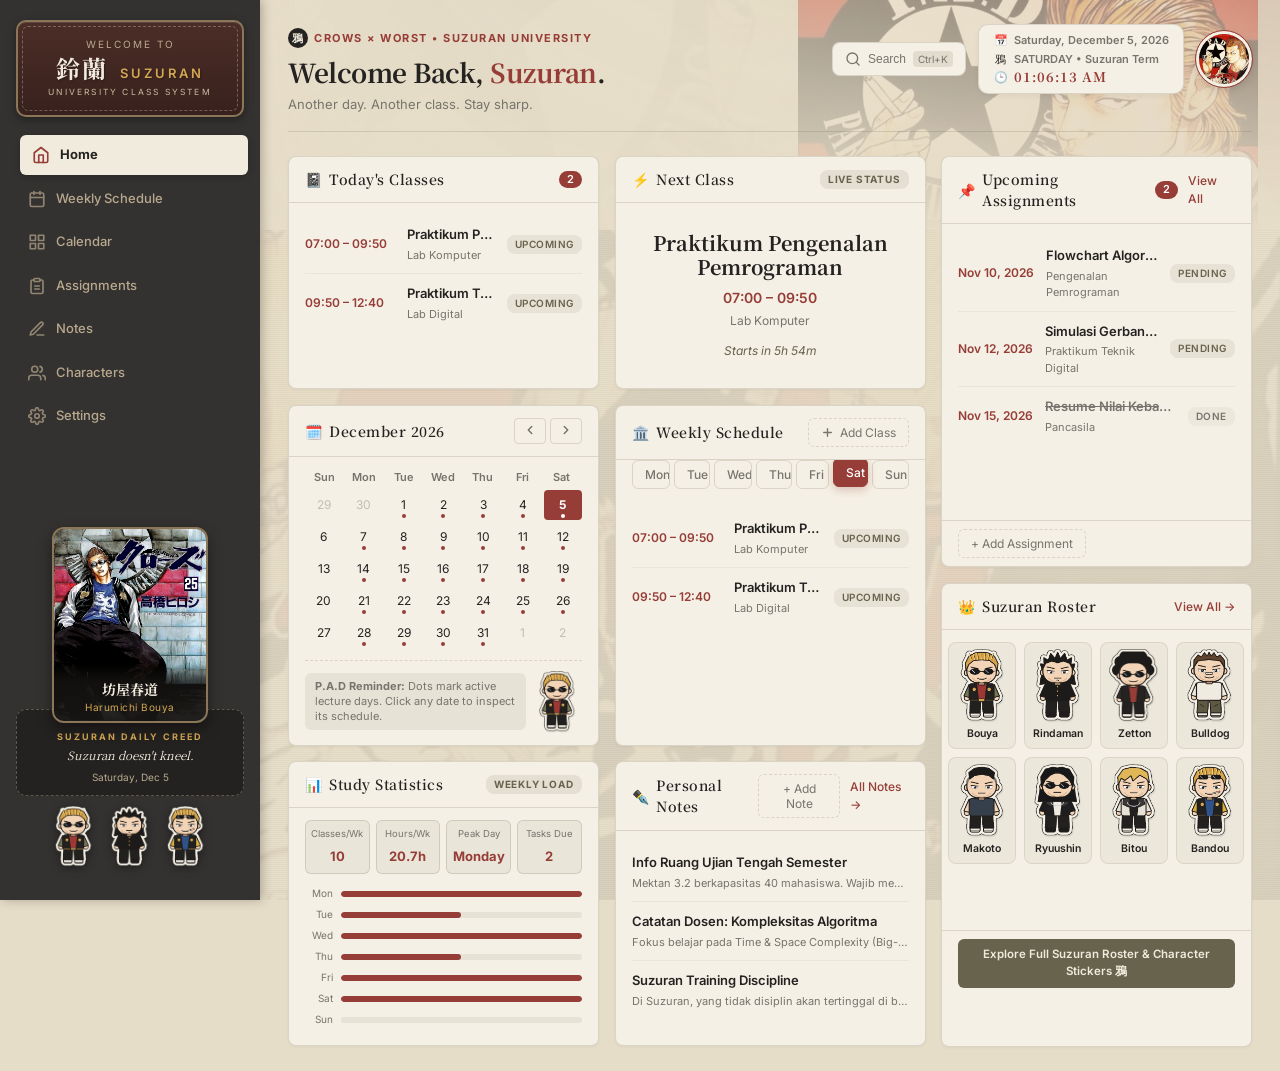
<file: index.html>
<!DOCTYPE html>
<html lang="en">
<head>
  <meta charset="UTF-8">
  <meta name="viewport" content="width=device-width, initial-scale=1.0">
  <title>SUZURAN — University Class Schedule</title>
  <link rel="preconnect" href="https://fonts.googleapis.com">
  <link rel="preconnect" href="https://fonts.gstatic.com" crossorigin>
  <link href="https://fonts.googleapis.com/css2?family=Inter:wght@400;500;600;700&family=Noto+Serif+JP:wght@500;700;900&display=swap" rel="stylesheet">
  <link rel="stylesheet" href="style.css">
</head>
<body>
  <div class="app-container">
    <!-- ====================================================================
         LEFT SIDEBAR (Inspired by Sherwood Reference Image 1 + Crows Zero)
         ==================================================================== -->
    <aside class="sidebar" id="sidebar">
      <!-- Mobile Hamburger Toggle -->
      <button class="sidebar-toggle" id="sidebarToggle" aria-label="Toggle Navigation">
        <span></span>
        <span></span>
        <span></span>
      </button>

      <!-- Vintage Plaque Logo Area (Matches Sherwood wooden sign in Ref 1) -->
      <div class="sidebar-logo-plaque">
        <div class="plaque-inner">
          <span class="plaque-welcome">Welcome to</span>
          <h1 class="sidebar-logo">鈴蘭 <span>SUZURAN</span></h1>
          <p class="sidebar-subtitle">UNIVERSITY CLASS SYSTEM</p>
        </div>
      </div>

      <!-- Navigation Menu (7 items matching Ref 1 pill layout) -->
      <nav class="sidebar-nav" id="sidebarNav">
        <ul>
          <li>
            <a href="#home" class="active" data-section="home">
              <svg width="18" height="18" viewBox="0 0 24 24" fill="none" stroke="currentColor" stroke-width="2.2" stroke-linecap="round" stroke-linejoin="round">
                <path d="M3 9l9-7 9 7v11a2 2 0 0 1-2 2H5a2 2 0 0 1-2-2z"></path>
                <polyline points="9 22 9 12 15 12 15 22"></polyline>
              </svg>
              <span>Home</span>
            </a>
          </li>
          <li>
            <a href="#weekly" data-section="weekly">
              <svg width="18" height="18" viewBox="0 0 24 24" fill="none" stroke="currentColor" stroke-width="2.2" stroke-linecap="round" stroke-linejoin="round">
                <rect x="3" y="4" width="18" height="18" rx="2" ry="2"></rect>
                <line x1="16" y1="2" x2="16" y2="6"></line>
                <line x1="8" y1="2" x2="8" y2="6"></line>
                <line x1="3" y1="10" x2="21" y2="10"></line>
              </svg>
              <span>Weekly Schedule</span>
            </a>
          </li>
          <li>
            <a href="#calendar" data-section="calendar">
              <svg width="18" height="18" viewBox="0 0 24 24" fill="none" stroke="currentColor" stroke-width="2.2" stroke-linecap="round" stroke-linejoin="round">
                <rect x="3" y="3" width="7" height="7"></rect>
                <rect x="14" y="3" width="7" height="7"></rect>
                <rect x="14" y="14" width="7" height="7"></rect>
                <rect x="3" y="14" width="7" height="7"></rect>
              </svg>
              <span>Calendar</span>
            </a>
          </li>
          <li>
            <a href="#assignments" data-section="assignments">
              <svg width="18" height="18" viewBox="0 0 24 24" fill="none" stroke="currentColor" stroke-width="2.2" stroke-linecap="round" stroke-linejoin="round">
                <path d="M16 4h2a2 2 0 0 1 2 2v14a2 2 0 0 1-2 2H6a2 2 0 0 1-2-2V6a2 2 0 0 1 2-2h2"></path>
                <rect x="8" y="2" width="8" height="4" rx="1" ry="1"></rect>
                <path d="M9 12h6"></path>
                <path d="M9 16h6"></path>
              </svg>
              <span>Assignments</span>
            </a>
          </li>
          <li>
            <a href="#notes" data-section="notes">
              <svg width="18" height="18" viewBox="0 0 24 24" fill="none" stroke="currentColor" stroke-width="2.2" stroke-linecap="round" stroke-linejoin="round">
                <path d="M12 20h9"></path>
                <path d="M16.5 3.5a2.121 2.121 0 0 1 3 3L7 19l-4 1 1-4L16.5 3.5z"></path>
              </svg>
              <span>Notes</span>
            </a>
          </li>
          <li>
            <a href="#characters" data-section="characters">
              <svg width="18" height="18" viewBox="0 0 24 24" fill="none" stroke="currentColor" stroke-width="2.2" stroke-linecap="round" stroke-linejoin="round">
                <path d="M17 21v-2a4 4 0 0 0-4-4H5a4 4 0 0 0-4 4v2"></path>
                <circle cx="9" cy="7" r="4"></circle>
                <path d="M23 21v-2a4 4 0 0 0-3-3.87"></path>
                <path d="M16 3.13a4 4 0 0 1 0 7.75"></path>
              </svg>
              <span>Characters</span>
            </a>
          </li>
          <li>
            <a href="#settings" data-section="settings">
              <svg width="18" height="18" viewBox="0 0 24 24" fill="none" stroke="currentColor" stroke-width="2.2" stroke-linecap="round" stroke-linejoin="round">
                <circle cx="12" cy="12" r="3"></circle>
                <path d="M19.4 15a1.65 1.65 0 0 0 .33 1.82l.06.06a2 2 0 0 1 0 2.83 2 2 0 0 1-2.83 0l-.06-.06a1.65 1.65 0 0 0-1.82-.33 1.65 1.65 0 0 0-1 1.51V21a2 2 0 0 1-2 2 2 2 0 0 1-2-2v-.09A1.65 1.65 0 0 0 9 19.4a1.65 1.65 0 0 0-1.82.33l-.06.06a2 2 0 0 1-2.83 0 2 2 0 0 1 0-2.83l.06-.06a1.65 1.65 0 0 0 .33-1.82 1.65 1.65 0 0 0-1.51-1H3a2 2 0 0 1-2-2 2 2 0 0 1 2-2h.09A1.65 1.65 0 0 0 4.6 9a1.65 1.65 0 0 0-.33-1.82l-.06-.06a2 2 0 0 1 0-2.83 2 2 0 0 1 2.83 0l.06.06a1.65 1.65 0 0 0 1.82.33H9a1.65 1.65 0 0 0 1-1.51V3a2 2 0 0 1 2-2 2 2 0 0 1 2 2v.09a1.65 1.65 0 0 0 1 1.51 1.65 1.65 0 0 0 1.82-.33l.06-.06a2 2 0 0 1 2.83 0 2 2 0 0 1 0 2.83l-.06.06a1.65 1.65 0 0 0-.33 1.82V9a1.65 1.65 0 0 0 1.51 1H21a2 2 0 0 1 2 2 2 2 0 0 1-2 2h-.09a1.65 1.65 0 0 0-1.51 1z"></path>
              </svg>
              <span>Settings</span>
            </a>
          </li>
        </ul>
      </nav>

      <!-- Harumichi Bouya Main Character Illustration (Ref Image 2 integrated above tip box like Ref 1) -->
      <div class="sidebar-character-showcase">
        <div class="character-frame" id="sidebarBouyaTrigger" title="Click to inspect Harumichi Bouya">
          <img src="assets/bouya-main.png" alt="Harumichi Bouya — Crows Vol. 25" class="character-img" id="bouyaPortrait">
          <div class="character-frame-caption">
            <span class="character-name">坊屋春道</span>
            <span class="character-title">Harumichi Bouya</span>
          </div>
        </div>

        <!-- Motivational Box (Matches 'Dagens tips' box at bottom of sidebar in Ref 1) -->
        <div class="sidebar-tip-box">
          <div class="tip-box-header">SUZURAN DAILY CREED</div>
          <p class="sidebar-quote-text" id="sidebarQuote">"The strongest one is the one who stands alone."</p>
          <div class="sidebar-date" id="sidebarDate">Thursday, Nov 5</div>
        </div>

        <!-- Decorative Collectible Chibi Stickers at Bottom of Sidebar -->
        <div class="sidebar-chibi" aria-label="Decorative Chibi Stickers">
          <img src="assets/chibi-character-01.png" alt="Chibi Bouya" class="sidebar-chibi-sticker" data-char-id="bouya" title="Harumichi Bouya">
          <img src="assets/chibi-character-02.png" alt="Chibi Rindaman" class="sidebar-chibi-sticker" data-char-id="rindaman" title="Megumi Hayashida (Rindaman)">
          <img src="assets/chibi-character-03.png" alt="Chibi Bouya Yellow Sukajan" class="sidebar-chibi-sticker" data-char-id="zetton" title="Bouya (Crows × WORST)">
        </div>
      </div>
    </aside>

    <!-- Mobile Backdrop Overlay -->
    <div class="sidebar-overlay" id="sidebarOverlay"></div>

    <!-- ====================================================================
         MAIN CONTENT AREA (Right side matching Reference Image 1)
         ==================================================================== -->
    <main class="main-content" id="mainContent">
      <!-- Illustrated Manga Atmosphere Banner Backdrop (Reference Image 3) -->
      <div class="hero-atmosphere-backdrop" aria-hidden="true"></div>
      <!-- Interactive Manga Page-Turn Transition Indicator -->
      <div class="section-transition-banner" id="sectionTransitionBanner" aria-hidden="true">
        <span class="transition-crow">鴉</span>
        <span class="transition-label" id="transitionLabel">SUZURAN</span>
      </div>


      <!-- Main Header (Matches Ref 1 top header + right status card & circular character portrait) -->
      <header class="main-header">
        <div class="header-left">
          <div class="welcome-eyebrow">
            <span class="crows-crest">鴉</span> Crows × Worst • Suzuran University
          </div>
          <h2 class="welcome-text">Welcome Back, <span class="accent">Suzuran</span>.</h2>
          <p class="welcome-subtitle">Another day. Another class. Stay sharp.</p>
        </div>

        <div class="header-right">
          <button class="search-btn" id="searchBtn" aria-label="Search Schedule, Assignments & Notes" title="Search (Ctrl+K)">
            <svg width="16" height="16" viewBox="0 0 24 24" fill="none" stroke="currentColor" stroke-width="2.2" stroke-linecap="round" stroke-linejoin="round">
              <circle cx="11" cy="11" r="8"></circle>
              <line x1="21" y1="21" x2="16.65" y2="16.65"></line>
            </svg>
            <span class="search-btn-label">Search</span>
            <kbd class="search-kbd">Ctrl+K</kbd>
          </button>

          <!-- Status Pill Card (Matches top-right date/season/time card in Ref 1) -->
          <div class="header-status-pill">
            <div class="status-pill-row">
              <span class="status-pill-icon">📅</span>
              <span class="header-date" id="headerDate">Thursday, Nov 5, 2026</span>
            </div>
            <div class="status-pill-row">
              <span class="status-pill-icon">鴉</span>
              <span class="header-day" id="headerDay">THURSDAY • SUZURAN TERM</span>
            </div>
            <div class="status-pill-row">
              <span class="status-pill-icon">🕒</span>
              <span class="header-clock" id="headerClock">11:42:48 AM</span>
            </div>
          </div>

          <!-- Small Circular Character Portrait (Matches Robin Hood avatar in top-right of Ref 1) -->
          <div class="header-avatar-badge" id="headerAvatarTrigger" title="Harumichi Bouya — P.A.D">
            <img src="assets/bouya-poster.png" alt="Harumichi Bouya Portrait">
          </div>
        </div>
      </header>

      <!-- ==================================================================
           SECTION 1: HOME DASHBOARD (Multi-Panel Composition from Ref 1)
           ================================================================== -->
      <div class="section section-home active" id="sectionHome">
        <div class="dashboard-grid">

          <!-- PANEL 1: TODAY'S CLASSES + NEXT CLASS OVERVIEW (Top-Left like 'Översikt' in Ref 1) -->
          <div class="card card-todays-classes">
            <div class="card-header">
              <div class="card-title-group">
                <span class="card-icon">📓</span>
                <h3>Today's Classes</h3>
              </div>
              <span class="card-badge" id="classCount">0</span>
            </div>
            <div class="card-body" id="todaysClassesList"></div>
          </div>

          <!-- PANEL 2: NEXT CLASS SPOTLIGHT -->
          <div class="card card-next-class">
            <div class="card-header">
              <div class="card-title-group">
                <span class="card-icon">⚡</span>
                <h3>Next Class</h3>
              </div>
              <span class="card-tag">LIVE STATUS</span>
            </div>
            <div class="card-body" id="nextClassContent">
              <div class="next-class-display">
                <div class="next-class-subject">Logika</div>
                <div class="next-class-time">09:10 – 10:50</div>
                <div class="next-class-room">Mektan 3.1</div>
                <div class="next-class-countdown" id="nextClassCountdown">Starts in 2h 15m</div>
              </div>
            </div>
          </div>

          <!-- PANEL 3: UPCOMING ASSIGNMENTS (Top-Right like 'Uppgifter' in Ref 1) -->
          <div class="card card-assignments-preview">
            <div class="card-header">
              <div class="card-title-group">
                <span class="card-icon">📌</span>
                <h3>Upcoming Assignments</h3>
              </div>
              <div class="card-header-actions">
                <span class="card-badge" id="assignmentCount">0</span>
                <a class="card-link" data-section="assignments" href="#assignments">View All</a>
              </div>
            </div>
            <div class="card-body" id="assignmentsPreviewList"></div>
            <div class="card-footer">
              <button class="btn-add" id="addAssignmentBtn">+ Add Assignment</button>
            </div>
          </div>

          <!-- PANEL 4: MONTHLY CALENDAR (With corner chibi sticker like K.K. Slider in Ref 1) -->
          <div class="card card-calendar">
            <div class="card-header">
              <div class="card-title-group">
                <span class="card-icon">🗓️</span>
                <h3 id="calMonthYear">November 2026</h3>
              </div>
              <div class="cal-nav-group">
                <button class="cal-nav" id="calPrev" aria-label="Previous Month">
                  <svg width="14" height="14" viewBox="0 0 24 24" fill="none" stroke="currentColor" stroke-width="2.5" stroke-linecap="round" stroke-linejoin="round">
                    <polyline points="15 18 9 12 15 6"></polyline>
                  </svg>
                </button>
                <button class="cal-nav" id="calNext" aria-label="Next Month">
                  <svg width="14" height="14" viewBox="0 0 24 24" fill="none" stroke="currentColor" stroke-width="2.5" stroke-linecap="round" stroke-linejoin="round">
                    <polyline points="9 18 15 12 9 6"></polyline>
                  </svg>
                </button>
              </div>
            </div>
            <div class="card-body cal-card-body">
              <div class="cal-weekdays">
                <span>Sun</span>
                <span>Mon</span>
                <span>Tue</span>
                <span>Wed</span>
                <span>Thu</span>
                <span>Fri</span>
                <span>Sat</span>
              </div>
              <div class="cal-grid" id="calGrid"></div>
              <div class="cal-footer-note">
                <div class="cal-note-pill">
                  <strong>P.A.D Reminder:</strong> Dots mark active lecture days. Click any date to inspect its schedule.
                </div>
                <img src="assets/chibi-character-01.png" alt="Chibi Bouya Sticker" class="cal-corner-chibi">
              </div>
            </div>
          </div>

          <!-- PANEL 5: WEEKLY SCHEDULE (Center panel with Mon-Sun tabs like 'Min ö' in Ref 1) -->
          <div class="card card-weekly-schedule">
            <div class="card-header">
              <div class="card-title-group">
                <span class="card-icon">🏛️</span>
                <h3>Weekly Schedule</h3>
              </div>
              <button class="btn-add" id="addClassBtn">
                <svg width="13" height="13" viewBox="0 0 24 24" fill="none" stroke="currentColor" stroke-width="2.5" stroke-linecap="round" stroke-linejoin="round">
                  <line x1="12" y1="5" x2="12" y2="19"></line>
                  <line x1="5" y1="12" x2="19" y2="12"></line>
                </svg>
                <span>Add Class</span>
              </button>
            </div>
            <div class="weekday-tabs" id="weekdayTabs">
              <button class="tab-btn active" data-day="monday">Mon</button>
              <button class="tab-btn" data-day="tuesday">Tue</button>
              <button class="tab-btn" data-day="wednesday">Wed</button>
              <button class="tab-btn" data-day="thursday">Thu</button>
              <button class="tab-btn" data-day="friday">Fri</button>
              <button class="tab-btn" data-day="saturday">Sat</button>
              <button class="tab-btn" data-day="sunday">Sun</button>
            </div>
            <div class="card-body" id="weeklyScheduleList"></div>
          </div>

          <!-- PANEL 6: STUDY STATISTICS (Matches 'Samlingar' icon stats + progress bar in Ref 1) -->
          <div class="card card-stats">
            <div class="card-header">
              <div class="card-title-group">
                <span class="card-icon">📊</span>
                <h3>Study Statistics</h3>
              </div>
              <span class="card-tag">WEEKLY LOAD</span>
            </div>
            <div class="card-body">
              <div class="stats-icon-row">
                <div class="stat-pill-box">
                  <span class="stat-pill-label">Classes/Wk</span>
                  <span class="stat-value" id="statTotalClasses">10</span>
                </div>
                <div class="stat-pill-box">
                  <span class="stat-pill-label">Hours/Wk</span>
                  <span class="stat-value" id="statHoursWeek">19.5h</span>
                </div>
                <div class="stat-pill-box">
                  <span class="stat-pill-label">Peak Day</span>
                  <span class="stat-value" id="statBusiestDay">Sat</span>
                </div>
                <div class="stat-pill-box">
                  <span class="stat-pill-label">Tasks Due</span>
                  <span class="stat-value" id="statAssignmentsDue">2</span>
                </div>
              </div>
              <div class="stat-bar-container">
                <div class="stat-bar-row">
                  <span class="stat-bar-label">Mon</span>
                  <div class="stat-bar"><div class="stat-bar-fill" data-day="monday" style="width: 0%;"></div></div>
                </div>
                <div class="stat-bar-row">
                  <span class="stat-bar-label">Tue</span>
                  <div class="stat-bar"><div class="stat-bar-fill" data-day="tuesday" style="width: 0%;"></div></div>
                </div>
                <div class="stat-bar-row">
                  <span class="stat-bar-label">Wed</span>
                  <div class="stat-bar"><div class="stat-bar-fill" data-day="wednesday" style="width: 0%;"></div></div>
                </div>
                <div class="stat-bar-row">
                  <span class="stat-bar-label">Thu</span>
                  <div class="stat-bar"><div class="stat-bar-fill" data-day="thursday" style="width: 0%;"></div></div>
                </div>
                <div class="stat-bar-row">
                  <span class="stat-bar-label">Fri</span>
                  <div class="stat-bar"><div class="stat-bar-fill" data-day="friday" style="width: 0%;"></div></div>
                </div>
                <div class="stat-bar-row">
                  <span class="stat-bar-label">Sat</span>
                  <div class="stat-bar"><div class="stat-bar-fill" data-day="saturday" style="width: 0%;"></div></div>
                </div>
                <div class="stat-bar-row">
                  <span class="stat-bar-label">Sun</span>
                  <div class="stat-bar"><div class="stat-bar-fill" data-day="sunday" style="width: 0%;"></div></div>
                </div>
              </div>
            </div>
          </div>

          <!-- PANEL 7: CHIBI CHARACTER COLLECTION (Matches 'Invånare' character sticker grid in Ref 1) -->
          <div class="card card-characters-preview">
            <div class="card-header">
              <div class="card-title-group">
                <span class="card-icon">👑</span>
                <h3>Suzuran Roster</h3>
              </div>
              <a class="card-link" data-section="characters" href="#characters">View All →</a>
            </div>
            <div class="card-body">
              <div class="chibi-grid" id="chibiGrid"></div>
            </div>
            <div class="card-footer">
              <a class="btn-roster-banner" data-section="characters" href="#characters">
                Explore Full Suzuran Roster &amp; Character Stickers 鴉
              </a>
            </div>
          </div>

          <!-- PANEL 8: PERSONAL NOTES (Bottom strip matching 'Anteckningar' in Ref 1) -->
          <div class="card card-notes-preview">
            <div class="card-header">
              <div class="card-title-group">
                <span class="card-icon">✒️</span>
                <h3>Personal Notes</h3>
              </div>
              <div class="card-header-actions">
                <button class="btn-add" id="addNoteBtn">+ Add Note</button>
                <a class="card-link" data-section="notes" href="#notes">All Notes →</a>
              </div>
            </div>
            <div class="card-body notes-strip-body" id="notesPreviewList"></div>
          </div>

        </div>
      </div>

      <!-- ==================================================================
           SECTION 2: WEEKLY SCHEDULE FULL VIEW
           ================================================================== -->
      <div class="section section-weekly" id="sectionWeekly">
        <div class="section-header-bar">
          <div>
            <h2>Weekly Class Schedule</h2>
            <p class="section-desc">Official Suzuran University timetable. Click any class card to view details, edit, or delete.</p>
          </div>
          <button id="weeklyAddBtn" class="btn-primary">+ Add New Class</button>
        </div>
        <div class="weekday-tabs" id="weeklyPageTabs">
          <button class="tab-btn active" data-day="monday">Monday</button>
          <button class="tab-btn" data-day="tuesday">Tuesday</button>
          <button class="tab-btn" data-day="wednesday">Wednesday</button>
          <button class="tab-btn" data-day="thursday">Thursday</button>
          <button class="tab-btn" data-day="friday">Friday</button>
          <button class="tab-btn" data-day="saturday">Saturday</button>
          <button class="tab-btn" data-day="sunday">Sunday</button>
        </div>
        <div id="weeklyPageList" class="weekly-full-list"></div>
      </div>

      <!-- ==================================================================
           SECTION 3: MONTHLY CALENDAR FULL VIEW
           ================================================================== -->
      <div class="section section-calendar" id="sectionCalendar">
        <div class="section-header-bar">
          <div>
            <h2>Academic Calendar</h2>
            <p class="section-desc">Navigate months and select any day to inspect scheduled lectures and labs.</p>
          </div>
        </div>
        <div class="card calendar-full">
          <div class="card-header">
            <button class="cal-nav" id="calFullPrev" aria-label="Previous Month">
              <svg width="16" height="16" viewBox="0 0 24 24" fill="none" stroke="currentColor" stroke-width="2.5" stroke-linecap="round" stroke-linejoin="round">
                <polyline points="15 18 9 12 15 6"></polyline>
              </svg>
            </button>
            <h3 id="calFullMonthYear">November 2026</h3>
            <button class="cal-nav" id="calFullNext" aria-label="Next Month">
              <svg width="16" height="16" viewBox="0 0 24 24" fill="none" stroke="currentColor" stroke-width="2.5" stroke-linecap="round" stroke-linejoin="round">
                <polyline points="9 18 15 12 9 6"></polyline>
              </svg>
            </button>
          </div>
          <div class="card-body" style="max-height: none;">
            <div class="cal-weekdays">
              <span>Sun</span>
              <span>Mon</span>
              <span>Tue</span>
              <span>Wed</span>
              <span>Thu</span>
              <span>Fri</span>
              <span>Sat</span>
            </div>
            <div class="cal-grid" id="calFullGrid"></div>
          </div>
        </div>
      </div>

      <!-- ==================================================================
           SECTION 4: ASSIGNMENTS MANAGER
           ================================================================== -->
      <div class="section section-assignments" id="sectionAssignments">
        <div class="section-header-bar">
          <div>
            <h2>Assignments &amp; Lab Tasks</h2>
            <p class="section-desc">Track coursework deadlines, lab reports, and completed academic battles.</p>
          </div>
          <div class="assignments-controls">
            <select id="assignmentFilter">
              <option value="all">All Tasks</option>
              <option value="pending">Pending Only</option>
              <option value="completed">Completed Only</option>
            </select>
            <button id="addAssignmentPageBtn" class="btn-primary">+ New Assignment</button>
          </div>
        </div>
        <div id="assignmentsList" class="assignments-list"></div>
      </div>

      <!-- ==================================================================
           SECTION 5: PERSONAL NOTES
           ================================================================== -->
      <div class="section section-notes" id="sectionNotes">
        <div class="section-header-bar">
          <div>
            <h2>Field Notes &amp; Study Logs</h2>
            <p class="section-desc">Keep lecture summaries, exam room rules, and personal reminders.</p>
          </div>
          <button id="addNotePageBtn" class="btn-primary">+ New Note</button>
        </div>
        <div id="notesList" class="notes-list"></div>
      </div>

      <!-- ==================================================================
           SECTION 6: SUZURAN ROSTER (Dedicated Chibi Character Collection)
           ================================================================== -->
      <div class="section section-characters" id="sectionCharacters">
        <div class="roster-hero-banner">
          <div class="roster-hero-text">
            <span class="welcome-eyebrow">CROWS × WORST COLLECTIBLE STICKER ROSTER</span>
            <h2>SUZURAN ROSTER</h2>
            <p class="section-desc">The legendary warriors of Suzuran, P.A.D, Housen, and The Front of Armament. Click any character sticker card to inspect their full profile and original manga illustration.</p>
          </div>
          <img src="assets/ref4-mini-chibis.png" alt="Crows Original Chibi Art" class="roster-hero-chibis">
        </div>
        <div class="characters-grid" id="charactersGrid"></div>
      </div>

      <!-- ==================================================================
           SECTION 7: SETTINGS & DATA MANAGEMENT
           ================================================================== -->
      <div class="section section-settings" id="sectionSettings">
        <h2>System Settings</h2>
        <p class="section-desc">Manage visual theme, timetable defaults, and local storage backups.</p>
        <div class="card settings-card">
          <div class="card-body" style="max-height: none;">
            <div class="settings-group">
              <div class="setting-item">
                <div>
                  <label for="darkModeToggle">Vintage Charcoal Dark Mode</label>
                  <p class="setting-hint">Switch between Warm Aged Paper and Charcoal Night ink theme.</p>
                </div>
                <input type="checkbox" id="darkModeToggle" class="toggle-switch">
              </div>
              <div class="setting-item">
                <div>
                  <label>Restore Official University Schedule</label>
                  <p class="setting-hint">Reset Monday–Saturday classes to the official Suzuran timetable.</p>
                </div>
                <button id="resetScheduleBtn" class="btn-danger">Reset to Default</button>
              </div>
              <div class="setting-item">
                <div>
                  <label>Export Schedule &amp; Notes Backup</label>
                  <p class="setting-hint">Download all classes, assignments, and notes as a JSON file.</p>
                </div>
                <button id="exportDataBtn" class="btn-secondary">Export JSON</button>
              </div>
              <div class="setting-item">
                <div>
                  <label>Import Backup Data</label>
                  <p class="setting-hint">Restore schedule, assignments, and notes from a JSON file.</p>
                </div>
                <input type="file" id="importDataInput" accept=".json" style="display: none;">
                <label for="importDataInput" class="btn-secondary">Import JSON</label>
              </div>
              <div class="setting-item">
                <div>
                  <label>Clear All Local Storage Data</label>
                  <p class="setting-hint">Wipe all custom schedule changes, assignments, and notes.</p>
                </div>
                <button id="clearDataBtn" class="btn-danger">Clear Everything</button>
              </div>
            </div>
          </div>
        </div>
      </div>
    </main>
  </div>

  <!-- ======================================================================
       MODALS
       ====================================================================== -->

  <!-- Class Detail Modal -->
  <div class="modal" id="classDetailModal">
    <div class="modal-overlay"></div>
    <div class="modal-content">
      <button class="modal-close" aria-label="Close modal">&times;</button>
      <span class="modal-eyebrow">SUZURAN CLASS RECORD</span>
      <h3 class="modal-title" id="modalClassSubject">Class Subject</h3>
      <div class="modal-body">
        <p>Day: <span id="modalClassDay"></span></p>
        <p>Time Slot: <span id="modalClassTime"></span></p>
        <p>Classroom / Lab: <span id="modalClassRoom"></span></p>
      </div>
      <div class="modal-actions">
        <button id="modalEditClassBtn" class="btn-primary">Edit Class</button>
        <button id="modalDeleteClassBtn" class="btn-danger">Delete Class</button>
      </div>
    </div>
  </div>

  <!-- Add/Edit Class Modal -->
  <div class="modal" id="addEditClassModal">
    <div class="modal-overlay"></div>
    <div class="modal-content">
      <button class="modal-close" aria-label="Close modal">&times;</button>
      <h3 class="modal-title" id="addEditClassTitle">Add New Class</h3>
      <form id="classForm">
        <input type="hidden" id="classFormId">
        <div class="form-group">
          <label for="classFormSubject">Subject Name</label>
          <input type="text" id="classFormSubject" placeholder="e.g. Logika" required>
        </div>
        <div class="form-group">
          <label for="classFormDay">Day of Week</label>
          <select id="classFormDay" required>
            <option value="monday">Monday</option>
            <option value="tuesday">Tuesday</option>
            <option value="wednesday">Wednesday</option>
            <option value="thursday">Thursday</option>
            <option value="friday">Friday</option>
            <option value="saturday">Saturday</option>
            <option value="sunday">Sunday</option>
          </select>
        </div>
        <div class="form-row-2">
          <div class="form-group">
            <label for="classFormStart">Start Time</label>
            <input type="time" id="classFormStart" required>
          </div>
          <div class="form-group">
            <label for="classFormEnd">End Time</label>
            <input type="time" id="classFormEnd" required>
          </div>
        </div>
        <div class="form-group">
          <label for="classFormRoom">Classroom / Lab</label>
          <input type="text" id="classFormRoom" placeholder="e.g. Mektan 3.1" required>
        </div>
        <div class="form-actions">
          <button type="button" class="btn-secondary" id="classFormCancel">Cancel</button>
          <button type="submit" class="btn-primary" id="classFormSubmit">Save Class</button>
        </div>
      </form>
    </div>
  </div>

  <!-- Assignment Modal -->
  <div class="modal" id="assignmentModal">
    <div class="modal-overlay"></div>
    <div class="modal-content">
      <button class="modal-close" aria-label="Close modal">&times;</button>
      <h3 class="modal-title" id="assignmentModalTitle">Add Assignment</h3>
      <form id="assignmentForm">
        <input type="hidden" id="assignmentFormId">
        <div class="form-group">
          <label for="assignmentFormTitle">Assignment Title</label>
          <input type="text" id="assignmentFormTitle" placeholder="e.g. Laporan Praktikum" required>
        </div>
        <div class="form-group">
          <label for="assignmentFormSubject">Related Subject</label>
          <input type="text" id="assignmentFormSubject" placeholder="e.g. Pengenalan Pemrograman">
        </div>
        <div class="form-group">
          <label for="assignmentFormDue">Due Date</label>
          <input type="date" id="assignmentFormDue" required>
        </div>
        <div class="form-group">
          <label for="assignmentFormDesc">Details / Instructions</label>
          <textarea id="assignmentFormDesc" rows="3"></textarea>
        </div>
        <div class="form-actions">
          <button type="button" class="btn-secondary" id="assignmentFormCancel">Cancel</button>
          <button type="submit" class="btn-primary" id="assignmentFormSubmit">Save Assignment</button>
        </div>
      </form>
    </div>
  </div>

  <!-- Note Modal -->
  <div class="modal" id="noteModal">
    <div class="modal-overlay"></div>
    <div class="modal-content">
      <button class="modal-close" aria-label="Close modal">&times;</button>
      <h3 class="modal-title" id="noteModalTitle">Add Note</h3>
      <form id="noteForm">
        <input type="hidden" id="noteFormId">
        <div class="form-group">
          <label for="noteFormTitle">Note Title</label>
          <input type="text" id="noteFormTitle" required>
        </div>
        <div class="form-group">
          <label for="noteFormContent">Note Content</label>
          <textarea id="noteFormContent" rows="5" required></textarea>
        </div>
        <div class="form-actions">
          <button type="button" class="btn-secondary" id="noteFormCancel">Cancel</button>
          <button type="submit" class="btn-primary" id="noteFormSubmit">Save Note</button>
        </div>
      </form>
    </div>
  </div>

  <!-- Character Detail Modal -->
  <div class="modal" id="characterModal">
    <div class="modal-overlay"></div>
    <div class="modal-content modal-character">
      <button class="modal-close" aria-label="Close modal">&times;</button>
      <div class="char-modal-DualShowcase" id="charModalAvatar"></div>
      <h3 id="charModalName"></h3>
      <p class="char-modal-title" id="charModalTitle"></p>
      <p class="char-modal-desc" id="charModalDesc"></p>
      <div class="char-modal-stats" id="charModalStats"></div>
    </div>
  </div>

  <!-- Search Modal -->
  <div class="modal" id="searchModal">
    <div class="modal-overlay"></div>
    <div class="modal-content modal-search">
      <button class="modal-close" aria-label="Close modal">&times;</button>
      <div class="search-input-wrap">
        <svg width="20" height="20" viewBox="0 0 24 24" fill="none" stroke="currentColor" stroke-width="2" stroke-linecap="round" stroke-linejoin="round">
          <circle cx="11" cy="11" r="8"></circle>
          <line x1="21" y1="21" x2="16.65" y2="16.65"></line>
        </svg>
        <input type="text" id="searchInput" placeholder="Search classes, rooms, assignments, notes...">
      </div>
      <div class="search-results" id="searchResults"></div>
    </div>
  </div>

  <script src="script.js"></script>
</body>
</html>
</file>
<file: style.css>
/* ==========================================================================
   SUZURAN CLASS SCHEDULE - CROWS ZERO MANGA THEMED DASHBOARD
   Visual Style: Aged Japanese Manga Poster / Vintage Newsprint
   ========================================================================== */

/* --------------------------------------------------------------------------
   CSS Custom Properties / Variables
   -------------------------------------------------------------------------- */
:root {
  --aged-paper: #E6DDC8;
  --warm-ivory: #F1EBDD;
  --charcoal: #242321;
  --washed-black: #343230;
  --concrete-gray: #77746D;
  --brick-red: #963D37;
  --dark-burgundy: #542B2A;
  --dusty-olive: #68634C;
  --faded-beige: #B8A98E;
  --card-bg: #F5F0E5;
  --card-border: rgba(104, 99, 76, 0.2);
  --sidebar-width: 260px;
  --font-heading: 'Noto Serif JP', serif;
  --font-body: 'Inter', -apple-system, sans-serif;
}

[data-theme='dark'] {
  --aged-paper: #1a1918;
  --warm-ivory: #242220;
  --charcoal: #e8e2d4;
  --washed-black: #d4cec0;
  --concrete-gray: #9e9a92;
  --card-bg: #2a2826;
  --card-border: rgba(200, 190, 170, 0.15);
}

/* --------------------------------------------------------------------------
   Reset & Base Styles
   -------------------------------------------------------------------------- */
*, *::before, *::after {
  box-sizing: border-box;
  margin: 0;
  padding: 0;
}

html {
  font-size: 16px;
  scroll-behavior: smooth;
}

body {
  font-family: var(--font-body);
  background-color: var(--aged-paper);
  color: var(--charcoal);
  min-height: 100vh;
  position: relative;
  line-height: 1.5;
  -webkit-font-smoothing: antialiased;
  -moz-osx-font-smoothing: grayscale;
}

/* Atmospheric Manga Poster Background */
body::before {
  content: '';
  position: fixed;
  inset: 0;
  background-image: url('assets/crows-background.jpg');
  background-size: cover;
  background-position: center;
  background-repeat: no-repeat;
  background-attachment: fixed;
  opacity: 0.06;
  pointer-events: none;
  z-index: 0;
}

/* Subtle Paper Grain / Vintage Newsprint Texture */
body::after {
  content: '';
  position: fixed;
  inset: 0;
  background: repeating-linear-gradient(
    0deg,
    transparent,
    transparent 1px,
    rgba(36, 35, 33, 0.02) 1px,
    rgba(36, 35, 33, 0.02) 2px
  );
  pointer-events: none;
  z-index: 0;
}

/* --------------------------------------------------------------------------
   Scrollbars
   -------------------------------------------------------------------------- */
::-webkit-scrollbar {
  width: 6px;
  height: 6px;
}

::-webkit-scrollbar-track {
  background: transparent;
}

::-webkit-scrollbar-thumb {
  background: var(--faded-beige);
  border-radius: 3px;
}

::-webkit-scrollbar-thumb:hover {
  background: var(--concrete-gray);
}

/* --------------------------------------------------------------------------
   App Layout
   -------------------------------------------------------------------------- */
.app-container {
  display: flex;
  min-height: 100vh;
  position: relative;
  z-index: 1;
}

/* --------------------------------------------------------------------------
   Mobile Hamburger Toggle
   -------------------------------------------------------------------------- */
.sidebar-toggle {
  display: none;
  position: fixed;
  top: 12px;
  left: 12px;
  z-index: 200;
  background: var(--washed-black);
  color: var(--aged-paper);
  border: none;
  border-radius: 6px;
  width: 40px;
  height: 40px;
  cursor: pointer;
  flex-direction: column;
  justify-content: center;
  align-items: center;
  gap: 4px;
  box-shadow: 0 2px 6px rgba(0, 0, 0, 0.25);
  transition: background 0.2s ease, transform 0.2s ease;
}

.sidebar-toggle span {
  width: 18px;
  height: 2px;
  background: currentColor;
  display: block;
  transition: transform 0.3s ease, opacity 0.3s ease;
  border-radius: 1px;
}

/* Hamburger to X Transformation */
.sidebar-toggle.active span:nth-child(1),
.sidebar.open + .sidebar-toggle span:nth-child(1) {
  transform: translateY(6px) rotate(45deg);
}

.sidebar-toggle.active span:nth-child(2),
.sidebar.open + .sidebar-toggle span:nth-child(2) {
  opacity: 0;
}

.sidebar-toggle.active span:nth-child(3),
.sidebar.open + .sidebar-toggle span:nth-child(3) {
  transform: translateY(-6px) rotate(-45deg);
}

/* Mobile Overlay */
.sidebar-overlay {
  display: none;
}

/* --------------------------------------------------------------------------
   Sidebar (Dark Manga Spine Aesthetic)
   -------------------------------------------------------------------------- */
.sidebar {
  width: var(--sidebar-width);
  background: var(--washed-black);
  color: var(--aged-paper);
  position: fixed;
  top: 0;
  left: 0;
  height: 100vh;
  overflow-y: auto;
  z-index: 100;
  display: flex;
  flex-direction: column;
  padding: 20px 16px;
  transition: transform 0.3s ease;
  box-shadow: 2px 0 10px rgba(0, 0, 0, 0.25);
}

.sidebar::-webkit-scrollbar {
  width: 4px;
}

.sidebar::-webkit-scrollbar-thumb {
  background: rgba(230, 221, 200, 0.2);
}

.sidebar::-webkit-scrollbar-thumb:hover {
  background: rgba(230, 221, 200, 0.35);
}

/* Sidebar Logo Area */
.sidebar-logo-area {
  text-align: center;
  margin-bottom: 24px;
  padding-bottom: 16px;
  border-bottom: 1px solid rgba(230, 221, 200, 0.15);
}

.sidebar-logo {
  font-family: var(--font-heading);
  font-size: 28px;
  font-weight: 700;
  letter-spacing: 3px;
  color: var(--brick-red);
  text-shadow: 1px 1px 2px rgba(0, 0, 0, 0.3);
  text-decoration: none;
  display: block;
}

.sidebar-logo span {
  display: block;
  font-size: 11px;
  letter-spacing: 4px;
  color: var(--faded-beige);
  margin-top: 4px;
  font-family: var(--font-body);
  font-weight: 600;
  text-transform: uppercase;
}

.sidebar-subtitle {
  font-size: 9px;
  letter-spacing: 3px;
  text-transform: uppercase;
  color: var(--concrete-gray);
  margin-top: 4px;
}

/* Sidebar Navigation */
.sidebar-nav {
  margin-bottom: 16px;
}

.sidebar-nav ul {
  list-style: none;
  margin: 0 0 20px;
  padding: 0;
}

.sidebar-nav li {
  margin-bottom: 4px;
}

.sidebar-nav li a {
  display: flex;
  align-items: center;
  gap: 10px;
  padding: 10px 12px;
  color: var(--faded-beige);
  text-decoration: none;
  font-size: 13px;
  border-radius: 6px;
  transition: background 0.2s ease, color 0.2s ease;
  font-weight: 500;
}

.sidebar-nav li a svg {
  width: 18px;
  height: 18px;
  opacity: 0.7;
  flex-shrink: 0;
  transition: opacity 0.2s ease;
}

.sidebar-nav li a:hover {
  background: rgba(230, 221, 200, 0.1);
  color: var(--aged-paper);
}

.sidebar-nav li a:hover svg {
  opacity: 1;
}

.sidebar-nav li a.active {
  background: var(--brick-red);
  color: #FFFFFF;
}

.sidebar-nav li a.active svg {
  opacity: 1;
}

/* Sidebar Character Showcase */
.sidebar-character {
  text-align: center;
  margin: 16px 0;
  flex-shrink: 0;
}

.character-frame {
  width: 140px;
  height: 180px;
  margin: 0 auto;
  border-radius: 10px;
  overflow: hidden;
  border: 2px solid var(--brick-red);
  box-shadow: 0 2px 8px rgba(0, 0, 0, 0.3);
  position: relative;
  background-color: var(--washed-black);
}

.character-img {
  width: 100%;
  height: 100%;
  object-fit: cover;
  object-position: top center;
  filter: contrast(1.1) saturate(0.9);
  display: block;
}

.character-name {
  font-family: var(--font-heading);
  font-size: 16px;
  font-weight: 700;
  margin-top: 8px;
  color: var(--aged-paper);
}

.character-title {
  font-size: 11px;
  color: var(--concrete-gray);
  margin-top: 2px;
}

/* Sidebar Chibi Roster */
.sidebar-chibi {
  display: flex;
  justify-content: center;
  gap: 8px;
  margin: 12px 0;
}

.sidebar-chibi svg {
  transition: transform 0.3s ease;
  cursor: pointer;
}

.sidebar-chibi svg:hover {
  transform: scale(1.15) rotate(-5deg);
}

/* Sidebar Date & Quote */
.sidebar-date {
  font-size: 11px;
  color: var(--concrete-gray);
  text-align: center;
  margin: 12px 0 8px;
}

.sidebar-quote {
  font-family: var(--font-heading);
  font-size: 11px;
  font-style: italic;
  color: var(--faded-beige);
  text-align: center;
  padding: 8px;
  border-top: 1px solid rgba(230, 221, 200, 0.1);
  margin-top: auto;
  line-height: 1.5;
}

/* --------------------------------------------------------------------------
   Main Content Area
   -------------------------------------------------------------------------- */
.main-content {
  margin-left: var(--sidebar-width);
  flex: 1;
  padding: 24px 28px;
  min-height: 100vh;
  position: relative;
  z-index: 1;
}

/* Main Header */
.main-header {
  display: flex;
  justify-content: space-between;
  align-items: flex-start;
  margin-bottom: 24px;
  padding-bottom: 16px;
  border-bottom: 1px solid var(--card-border);
}

.header-left {
  flex: 1;
}

.welcome-text {
  font-family: var(--font-heading);
  font-size: 26px;
  font-weight: 700;
  color: var(--charcoal);
  letter-spacing: -0.5px;
}

.welcome-text .accent,
.welcome-text .accent span {
  color: var(--brick-red);
}

.welcome-subtitle {
  font-size: 13px;
  color: var(--concrete-gray);
  margin-top: 4px;
}

.header-right {
  display: flex;
  align-items: center;
  gap: 16px;
}

.header-clock-wrap {
  text-align: right;
}

.header-clock {
  font-family: var(--font-heading);
  font-size: 22px;
  font-weight: 700;
  color: var(--charcoal);
  letter-spacing: 1px;
  line-height: 1.1;
}

.header-date,
.header-day {
  font-size: 12px;
  color: var(--concrete-gray);
  text-align: right;
}

.search-btn {
  background: var(--card-bg);
  border: 1px solid var(--card-border);
  border-radius: 8px;
  padding: 8px 10px;
  cursor: pointer;
  color: var(--concrete-gray);
  transition: border-color 0.2s ease, color 0.2s ease;
  display: flex;
  align-items: center;
  justify-content: center;
}

.search-btn svg {
  width: 16px;
  height: 16px;
  stroke: currentColor;
  stroke-width: 2;
  fill: none;
}

.search-btn:hover {
  border-color: var(--brick-red);
  color: var(--brick-red);
}

/* --------------------------------------------------------------------------
   Sections
   -------------------------------------------------------------------------- */
.section {
  display: none;
}

.section.active {
  display: block;
}

.section h2 {
  font-family: var(--font-heading);
  font-size: 22px;
  font-weight: 700;
  margin-bottom: 16px;
  color: var(--charcoal);
  letter-spacing: 0.5px;
}

.section-desc {
  font-size: 13px;
  color: var(--concrete-gray);
  margin-bottom: 20px;
  line-height: 1.5;
}

/* --------------------------------------------------------------------------
   Dashboard Multi-Panel Grid (Animal Crossing / Crows Layout)
   -------------------------------------------------------------------------- */
.dashboard-grid {
  display: grid;
  grid-template-columns: repeat(3, 1fr);
  gap: 16px;
}

/* Explicit Grid Spans */
.card-todays-classes {
  grid-column: 1;
  grid-row: 1;
}

.card-next-class {
  grid-column: 2;
  grid-row: 1;
}

.card-weekly-schedule {
  grid-column: 3;
  grid-row: 1 / span 2;
}

.card-calendar {
  grid-column: 1;
  grid-row: 2 / span 2;
}

.card-stats {
  grid-column: 2;
  grid-row: 2;
}

.card-characters-preview {
  grid-column: 2;
  grid-row: 3 / span 2;
}

.card-assignments-preview {
  grid-column: 3;
  grid-row: 3 / span 2;
}

.card-notes-preview {
  grid-column: 1;
  grid-row: 3;
}

/* --------------------------------------------------------------------------
   Cards (Aged Paper Aesthetic)
   -------------------------------------------------------------------------- */
.card {
  background: var(--card-bg);
  border: 1px solid var(--card-border);
  border-radius: 8px;
  overflow: hidden;
  transition: box-shadow 0.2s ease, border-color 0.2s ease;
  box-shadow: 0 1px 3px rgba(36, 35, 33, 0.05);
  display: flex;
  flex-direction: column;
}

.card:hover {
  border-color: rgba(104, 99, 76, 0.35);
}

.card-header {
  display: flex;
  justify-content: space-between;
  align-items: center;
  padding: 12px 16px;
  border-bottom: 1px solid var(--card-border);
}

.card-header h3 {
  font-family: var(--font-heading);
  font-size: 14px;
  font-weight: 600;
  color: var(--charcoal);
  letter-spacing: 0.5px;
}

.card-badge {
  background: var(--brick-red);
  color: #FFFFFF;
  font-size: 11px;
  font-weight: 600;
  padding: 2px 8px;
  border-radius: 10px;
  line-height: 1.2;
}

.card-body {
  padding: 12px 16px;
  max-height: 300px;
  overflow-y: auto;
  flex: 1;
}

.card-footer {
  padding: 8px 16px;
  border-top: 1px solid var(--card-border);
  display: flex;
  justify-content: space-between;
  align-items: center;
}

.card-link {
  font-size: 12px;
  color: var(--brick-red);
  text-decoration: none;
  cursor: pointer;
  font-weight: 500;
  transition: color 0.2s ease;
}

.card-link:hover {
  text-decoration: underline;
  color: var(--dark-burgundy);
}

/* --------------------------------------------------------------------------
   Class Items
   -------------------------------------------------------------------------- */
.class-item {
  display: flex;
  align-items: center;
  gap: 12px;
  padding: 10px 0;
  border-bottom: 1px solid rgba(104, 99, 76, 0.08);
  cursor: pointer;
  transition: background 0.2s ease, padding-left 0.2s ease;
}

.class-item:hover {
  background: rgba(150, 61, 55, 0.05);
  padding-left: 4px;
}

.class-item:last-child {
  border-bottom: none;
}

.class-time {
  font-size: 12px;
  font-weight: 600;
  color: var(--brick-red);
  white-space: nowrap;
  min-width: 90px;
}

.class-info {
  flex: 1;
  min-width: 0;
}

.class-subject {
  font-size: 13px;
  font-weight: 600;
  color: var(--charcoal);
  white-space: nowrap;
  overflow: hidden;
  text-overflow: ellipsis;
}

.class-room {
  font-size: 11px;
  color: var(--concrete-gray);
  margin-top: 2px;
}

.class-status {
  font-size: 10px;
  padding: 2px 8px;
  border-radius: 8px;
  margin-left: auto;
  text-transform: uppercase;
  letter-spacing: 0.5px;
  font-weight: 600;
  white-space: nowrap;
}

.class-status.ongoing {
  background: rgba(150, 61, 55, 0.15);
  color: var(--brick-red);
}

.class-status.upcoming {
  background: rgba(104, 99, 76, 0.1);
  color: var(--dusty-olive);
}

.class-status.completed {
  background: rgba(104, 99, 76, 0.06);
  color: var(--concrete-gray);
}

/* --------------------------------------------------------------------------
   Next Class Card Display
   -------------------------------------------------------------------------- */
.next-class-display {
  text-align: center;
  padding: 16px 0;
}

.next-class-subject {
  font-family: var(--font-heading);
  font-size: 20px;
  font-weight: 700;
  color: var(--charcoal);
  margin-bottom: 8px;
  line-height: 1.2;
}

.next-class-time {
  font-size: 14px;
  color: var(--brick-red);
  font-weight: 600;
}

.next-class-room {
  font-size: 12px;
  color: var(--concrete-gray);
  margin-top: 4px;
}

.next-class-countdown {
  font-size: 12px;
  color: var(--dusty-olive);
  margin-top: 12px;
  font-style: italic;
}

/* --------------------------------------------------------------------------
   Weekday Tabs
   -------------------------------------------------------------------------- */
.weekday-tabs {
  display: flex;
  gap: 4px;
  padding: 0 16px 8px;
  overflow-x: auto;
}

.weekday-tabs button {
  padding: 6px 12px;
  border: 1px solid var(--card-border);
  background: transparent;
  border-radius: 6px;
  font-size: 12px;
  cursor: pointer;
  color: var(--concrete-gray);
  transition: all 0.2s ease;
  white-space: nowrap;
  font-family: var(--font-body);
  font-weight: 500;
}

.weekday-tabs button:hover {
  border-color: var(--brick-red);
  color: var(--brick-red);
}

.weekday-tabs button.active {
  background: var(--brick-red);
  color: #FFFFFF;
  border-color: var(--brick-red);
}

/* --------------------------------------------------------------------------
   Calendar Module
   -------------------------------------------------------------------------- */
.cal-header {
  display: flex;
  justify-content: space-between;
  align-items: center;
  margin-bottom: 12px;
}

.cal-month-title {
  font-family: var(--font-heading);
  font-size: 14px;
  font-weight: 600;
  color: var(--charcoal);
}

.cal-nav-group {
  display: flex;
  gap: 4px;
}

.cal-nav {
  background: none;
  border: 1px solid var(--card-border);
  border-radius: 4px;
  padding: 4px 8px;
  cursor: pointer;
  color: var(--concrete-gray);
  font-size: 11px;
  transition: all 0.2s ease;
}

.cal-nav:hover {
  border-color: var(--brick-red);
  color: var(--brick-red);
}

.cal-weekdays {
  display: grid;
  grid-template-columns: repeat(7, 1fr);
  text-align: center;
  font-size: 11px;
  color: var(--concrete-gray);
  margin-bottom: 4px;
  font-weight: 600;
}

.cal-grid {
  display: grid;
  grid-template-columns: repeat(7, 1fr);
  gap: 2px;
}

.cal-day {
  text-align: center;
  padding: 6px 4px;
  font-size: 12px;
  border-radius: 4px;
  cursor: pointer;
  color: var(--charcoal);
  transition: background 0.15s ease, color 0.15s ease;
  position: relative;
  min-height: 28px;
  display: flex;
  align-items: center;
  justify-content: center;
}

.cal-day:hover {
  background: rgba(150, 61, 55, 0.1);
}

.cal-day.today {
  background: var(--brick-red);
  color: #FFFFFF;
  font-weight: 700;
}

.cal-day.other-month {
  color: var(--concrete-gray);
  opacity: 0.4;
}

.cal-day.has-class {
  position: relative;
}

.cal-day.has-class::after {
  content: '';
  position: absolute;
  bottom: 2px;
  left: 50%;
  transform: translateX(-50%);
  width: 4px;
  height: 4px;
  border-radius: 50%;
  background: var(--brick-red);
}

.cal-day.today.has-class::after {
  background: #FFFFFF;
}

/* Full Page Calendar */
.calendar-full .cal-grid {
  gap: 4px;
}

.calendar-full .cal-day {
  padding: 10px 8px;
  font-size: 13px;
  min-height: 44px;
}

/* --------------------------------------------------------------------------
   Stats Module
   -------------------------------------------------------------------------- */
.stat-item {
  display: flex;
  justify-content: space-between;
  align-items: center;
  padding: 8px 0;
  border-bottom: 1px solid rgba(104, 99, 76, 0.08);
  font-size: 12px;
}

.stat-item:last-child {
  border-bottom: none;
}

.stat-label {
  color: var(--concrete-gray);
}

.stat-value {
  font-weight: 700;
  color: var(--brick-red);
}

.stat-bar-container {
  margin-top: 12px;
}

.stat-bar-row {
  display: flex;
  align-items: center;
  gap: 8px;
  margin-bottom: 6px;
}

.stat-bar-label {
  font-size: 10px;
  width: 28px;
  color: var(--concrete-gray);
  text-align: right;
}

.stat-bar {
  flex: 1;
  height: 6px;
  background: rgba(104, 99, 76, 0.1);
  border-radius: 3px;
  overflow: hidden;
}

.stat-bar-fill {
  height: 100%;
  background: var(--brick-red);
  border-radius: 3px;
  transition: width 0.5s ease;
}

/* --------------------------------------------------------------------------
   Chibi Grid (Preview in Dashboard)
   -------------------------------------------------------------------------- */
.chibi-grid {
  display: flex;
  flex-wrap: wrap;
  gap: 12px;
  justify-content: center;
}

.chibi-card {
  text-align: center;
  cursor: pointer;
  padding: 8px;
  border-radius: 8px;
  transition: transform 0.2s ease, background 0.2s ease;
}

.chibi-card:hover {
  transform: translateY(-4px);
  background: rgba(150, 61, 55, 0.05);
}

.chibi-avatar {
  width: 50px;
  height: 65px;
  margin: 0 auto;
}

.chibi-avatar svg,
.chibi-avatar img {
  width: 100%;
  height: 100%;
  object-fit: cover;
  display: block;
}

.chibi-name {
  font-size: 10px;
  color: var(--concrete-gray);
  margin-top: 4px;
  white-space: nowrap;
}

/* --------------------------------------------------------------------------
   Characters Grid & Full Profile Cards
   -------------------------------------------------------------------------- */
.characters-grid {
  display: grid;
  grid-template-columns: repeat(auto-fill, minmax(200px, 1fr));
  gap: 16px;
}

.character-full-card {
  background: var(--card-bg);
  border: 1px solid var(--card-border);
  border-radius: 8px;
  padding: 20px;
  text-align: center;
  cursor: pointer;
  transition: transform 0.2s ease, box-shadow 0.2s ease;
}

.character-full-card:hover {
  transform: translateY(-4px);
  box-shadow: 0 4px 12px rgba(36, 35, 33, 0.08);
}

.character-full-avatar {
  width: 100px;
  height: 130px;
  margin: 0 auto;
  border-radius: 8px;
  overflow: hidden;
  border: 2px solid var(--brick-red);
  background: var(--washed-black);
}

.character-full-avatar svg,
.character-full-avatar img {
  width: 100%;
  height: 100%;
  object-fit: cover;
  display: block;
}

.character-full-name {
  font-family: var(--font-heading);
  font-size: 16px;
  font-weight: 700;
  margin-top: 8px;
  color: var(--charcoal);
}

.character-full-title {
  font-size: 11px;
  color: var(--concrete-gray);
  margin-top: 2px;
}

.character-full-desc {
  font-size: 12px;
  color: var(--concrete-gray);
  margin-top: 8px;
  line-height: 1.5;
}

/* --------------------------------------------------------------------------
   Assignments List
   -------------------------------------------------------------------------- */
.assignments-controls {
  display: flex;
  justify-content: space-between;
  align-items: center;
  margin-bottom: 16px;
  gap: 8px;
  flex-wrap: wrap;
}

.assignments-controls select {
  padding: 6px 12px;
  border: 1px solid var(--card-border);
  border-radius: 6px;
  background: var(--card-bg);
  font-size: 12px;
  color: var(--charcoal);
  outline: none;
  font-family: var(--font-body);
}

.assignments-list {
  display: flex;
  flex-direction: column;
}

.assignment-item {
  background: var(--card-bg);
  border: 1px solid var(--card-border);
  border-radius: 8px;
  padding: 14px 16px;
  margin-bottom: 8px;
  display: flex;
  align-items: flex-start;
  gap: 12px;
  transition: border-color 0.2s ease, background 0.2s ease;
}

.assignment-item:hover {
  border-color: rgba(104, 99, 76, 0.35);
}

.assignment-checkbox {
  width: 18px;
  height: 18px;
  accent-color: var(--brick-red);
  cursor: pointer;
  margin-top: 2px;
  flex-shrink: 0;
}

.assignment-info {
  flex: 1;
  min-width: 0;
}

.assignment-title {
  font-size: 14px;
  font-weight: 600;
  color: var(--charcoal);
  line-height: 1.3;
}

.assignment-item.completed .assignment-title {
  text-decoration: line-through;
  color: var(--concrete-gray);
}

.assignment-meta {
  font-size: 11px;
  color: var(--concrete-gray);
  margin-top: 4px;
}

.assignment-actions {
  display: flex;
  gap: 8px;
  align-items: center;
  flex-shrink: 0;
}

.assignment-actions button {
  background: none;
  border: none;
  cursor: pointer;
  font-size: 12px;
  color: var(--concrete-gray);
  transition: color 0.2s ease;
  padding: 2px;
}

.assignment-actions button:hover {
  color: var(--brick-red);
}

/* --------------------------------------------------------------------------
   Notes List
   -------------------------------------------------------------------------- */
.notes-list {
  display: flex;
  flex-direction: column;
}

.note-item {
  background: var(--card-bg);
  border: 1px solid var(--card-border);
  border-radius: 8px;
  padding: 14px 16px;
  margin-bottom: 8px;
  cursor: pointer;
  transition: border-color 0.2s ease, box-shadow 0.2s ease;
}

.note-item:hover {
  border-color: var(--brick-red);
}

.note-title {
  font-size: 14px;
  font-weight: 600;
  color: var(--charcoal);
}

.note-preview {
  font-size: 12px;
  color: var(--concrete-gray);
  margin-top: 4px;
  overflow: hidden;
  text-overflow: ellipsis;
  white-space: nowrap;
}

.note-date {
  font-size: 10px;
  color: var(--faded-beige);
  margin-top: 6px;
}

.note-actions {
  display: flex;
  gap: 8px;
  margin-top: 8px;
}

/* --------------------------------------------------------------------------
   Weekly Full List
   -------------------------------------------------------------------------- */
.weekly-full-list .class-item {
  padding: 14px 12px;
}

/* --------------------------------------------------------------------------
   Buttons
   -------------------------------------------------------------------------- */
.btn-primary {
  background: var(--brick-red);
  color: #FFFFFF;
  border: none;
  padding: 8px 16px;
  border-radius: 6px;
  font-size: 12px;
  cursor: pointer;
  transition: background 0.2s ease;
  font-family: var(--font-body);
  font-weight: 500;
  display: inline-flex;
  align-items: center;
  justify-content: center;
  gap: 6px;
}

.btn-primary:hover {
  background: var(--dark-burgundy);
}

.btn-secondary {
  background: transparent;
  border: 1px solid var(--card-border);
  color: var(--charcoal);
  padding: 8px 16px;
  border-radius: 6px;
  font-size: 12px;
  cursor: pointer;
  transition: all 0.2s ease;
  font-family: var(--font-body);
  font-weight: 500;
  display: inline-flex;
  align-items: center;
  justify-content: center;
  gap: 6px;
}

.btn-secondary:hover {
  border-color: var(--brick-red);
  color: var(--brick-red);
}

.btn-danger {
  background: var(--dark-burgundy);
  color: #FFFFFF;
  border: none;
  padding: 8px 16px;
  border-radius: 6px;
  font-size: 12px;
  cursor: pointer;
  transition: background 0.2s ease;
  font-family: var(--font-body);
  font-weight: 500;
}

.btn-danger:hover {
  background: #3A1E1D;
}

.btn-add {
  background: none;
  border: 1px dashed var(--card-border);
  color: var(--concrete-gray);
  padding: 6px 12px;
  border-radius: 6px;
  font-size: 12px;
  cursor: pointer;
  transition: all 0.2s ease;
  font-family: var(--font-body);
  display: inline-flex;
  align-items: center;
  gap: 6px;
}

.btn-add:hover {
  border-color: var(--brick-red);
  color: var(--brick-red);
}

/* --------------------------------------------------------------------------
   Modals
   -------------------------------------------------------------------------- */
.modal {
  display: none;
  position: fixed;
  inset: 0;
  z-index: 1000;
  align-items: center;
  justify-content: center;
}

.modal.active {
  display: flex;
}

.modal-overlay {
  position: absolute;
  inset: 0;
  background: rgba(36, 35, 33, 0.7);
  backdrop-filter: blur(2px);
}

.modal-content {
  position: relative;
  background: var(--warm-ivory);
  border-radius: 10px;
  padding: 24px;
  max-width: 480px;
  width: 90%;
  max-height: 80vh;
  overflow-y: auto;
  box-shadow: 0 8px 32px rgba(0, 0, 0, 0.2);
  border: 1px solid var(--card-border);
  animation: modalIn 0.2s ease;
  z-index: 1;
}

@keyframes modalIn {
  from {
    opacity: 0;
    transform: scale(0.95) translateY(-10px);
  }
  to {
    opacity: 1;
    transform: scale(1) translateY(0);
  }
}

.modal-close {
  position: absolute;
  top: 12px;
  right: 12px;
  background: none;
  border: none;
  font-size: 20px;
  cursor: pointer;
  color: var(--concrete-gray);
  transition: color 0.2s ease;
  line-height: 1;
}

.modal-close:hover {
  color: var(--brick-red);
}

.modal-title {
  font-family: var(--font-heading);
  font-size: 18px;
  margin-bottom: 16px;
  color: var(--charcoal);
  font-weight: 700;
}

.modal-body p {
  font-size: 13px;
  margin-bottom: 8px;
  color: var(--charcoal);
  line-height: 1.5;
}

.modal-body p span {
  font-weight: 600;
}

.modal-actions {
  display: flex;
  gap: 8px;
  margin-top: 16px;
  justify-content: flex-end;
}

/* --------------------------------------------------------------------------
   Forms
   -------------------------------------------------------------------------- */
.form-group {
  margin-bottom: 14px;
}

.form-group label {
  display: block;
  font-size: 12px;
  color: var(--concrete-gray);
  margin-bottom: 4px;
  font-weight: 500;
}

.form-group input,
.form-group select,
.form-group textarea {
  width: 100%;
  padding: 8px 12px;
  border: 1px solid var(--card-border);
  border-radius: 6px;
  font-size: 13px;
  background: var(--card-bg);
  color: var(--charcoal);
  font-family: var(--font-body);
  transition: border-color 0.2s ease;
  box-sizing: border-box;
}

.form-group input:focus,
.form-group select:focus,
.form-group textarea:focus {
  outline: none;
  border-color: var(--brick-red);
}

.form-group textarea {
  resize: vertical;
  min-height: 80px;
}

.form-actions {
  display: flex;
  gap: 8px;
  margin-top: 16px;
  justify-content: flex-end;
}

/* --------------------------------------------------------------------------
   Search Modal
   -------------------------------------------------------------------------- */
.modal-search {
  max-width: 560px;
}

.search-input-wrap {
  display: flex;
  align-items: center;
  gap: 10px;
  padding-bottom: 12px;
  border-bottom: 1px solid var(--card-border);
  margin-bottom: 12px;
}

.search-input-wrap svg {
  width: 20px;
  height: 20px;
  color: var(--concrete-gray);
  flex-shrink: 0;
}

#searchInput {
  border: none;
  background: none;
  font-size: 15px;
  flex: 1;
  outline: none;
  color: var(--charcoal);
  font-family: var(--font-body);
}

.search-results {
  max-height: 400px;
  overflow-y: auto;
}

.search-result-item {
  padding: 10px;
  border-radius: 6px;
  cursor: pointer;
  transition: background 0.2s ease;
}

.search-result-item:hover {
  background: rgba(150, 61, 55, 0.05);
}

.search-result-type {
  font-size: 10px;
  text-transform: uppercase;
  color: var(--brick-red);
  margin-bottom: 2px;
  font-weight: 600;
  letter-spacing: 0.5px;
}

.search-result-title {
  font-size: 13px;
  font-weight: 600;
  color: var(--charcoal);
}

.search-result-detail {
  font-size: 11px;
  color: var(--concrete-gray);
  margin-top: 2px;
}

/* --------------------------------------------------------------------------
   Character Modal
   -------------------------------------------------------------------------- */
.modal-character {
  text-align: center;
}

.char-modal-avatar {
  width: 120px;
  height: 160px;
  margin: 0 auto 12px;
  border-radius: 8px;
  overflow: hidden;
  border: 2px solid var(--brick-red);
  background: var(--washed-black);
}

.char-modal-avatar svg,
.char-modal-avatar img {
  width: 100%;
  height: 100%;
  object-fit: cover;
  display: block;
}

.char-modal-desc {
  font-size: 13px;
  color: var(--concrete-gray);
  line-height: 1.6;
  margin-top: 12px;
}

.char-modal-stats {
  display: flex;
  justify-content: center;
  gap: 20px;
  margin-top: 16px;
  flex-wrap: wrap;
}

.char-stat-pill {
  padding: 4px 10px;
  border-radius: 4px;
  background: rgba(104, 99, 76, 0.1);
  font-size: 11px;
  color: var(--charcoal);
  font-weight: 500;
}

/* --------------------------------------------------------------------------
   Settings Page
   -------------------------------------------------------------------------- */
.settings-group {
  max-width: 500px;
}

.setting-item {
  display: flex;
  justify-content: space-between;
  align-items: center;
  padding: 14px 0;
  border-bottom: 1px solid var(--card-border);
}

.setting-item label {
  font-size: 13px;
  color: var(--charcoal);
  font-weight: 500;
}

/* Toggle Switch */
.toggle-switch {
  appearance: none;
  -webkit-appearance: none;
  width: 44px;
  height: 24px;
  background: var(--concrete-gray);
  border-radius: 12px;
  position: relative;
  cursor: pointer;
  transition: background 0.3s ease;
  outline: none;
  border: none;
  flex-shrink: 0;
}

.toggle-switch::before {
  content: '';
  position: absolute;
  top: 2px;
  left: 2px;
  width: 20px;
  height: 20px;
  background: #FFFFFF;
  border-radius: 50%;
  transition: transform 0.3s ease;
}

.toggle-switch:checked {
  background: var(--brick-red);
}

.toggle-switch:checked::before {
  transform: translateX(20px);
}

/* --------------------------------------------------------------------------
   Helper & State Classes
   -------------------------------------------------------------------------- */
.empty-state {
  text-align: center;
  padding: 30px 16px;
  color: var(--concrete-gray);
  font-size: 13px;
  font-style: italic;
}

.no-classes {
  text-align: center;
  padding: 20px;
  color: var(--concrete-gray);
  font-size: 13px;
}

/* --------------------------------------------------------------------------
   Responsive Design
   -------------------------------------------------------------------------- */

/* Tablet & Smaller Desktops (<= 1200px) */
@media (max-width: 1200px) {
  .dashboard-grid {
    grid-template-columns: repeat(2, 1fr);
  }

  .card-todays-classes,
  .card-next-class,
  .card-weekly-schedule,
  .card-calendar,
  .card-stats,
  .card-characters-preview,
  .card-assignments-preview,
  .card-notes-preview {
    grid-column: auto;
    grid-row: auto;
  }

  .sidebar {
    transform: translateX(-100%);
  }

  .sidebar.open {
    transform: translateX(0);
  }

  .sidebar-toggle {
    display: flex;
  }

  .sidebar-overlay.active,
  .sidebar.open ~ .sidebar-overlay {
    display: block;
    position: fixed;
    inset: 0;
    background: rgba(0, 0, 0, 0.5);
    z-index: 90;
    backdrop-filter: blur(2px);
  }

  .main-content {
    margin-left: 0;
    padding-top: 64px;
  }
}

/* Mobile Screens (<= 768px) */
@media (max-width: 768px) {
  .dashboard-grid {
    grid-template-columns: 1fr;
  }

  .main-header {
    flex-direction: column;
    gap: 12px;
    align-items: stretch;
  }

  .header-right {
    justify-content: flex-start;
  }

  .header-clock-wrap {
    text-align: left;
  }

  .header-date,
  .header-day {
    text-align: left;
  }

  .welcome-text {
    font-size: 20px;
  }

  .characters-grid {
    grid-template-columns: repeat(2, 1fr);
  }

  .modal-content {
    padding: 16px;
    width: 95%;
  }

  .main-content {
    padding: 16px;
    padding-top: 60px;
  }
}

/* Small Mobile Screens (<= 480px) */
@media (max-width: 480px) {
  .weekday-tabs {
    gap: 2px;
  }

  .weekday-tabs button {
    padding: 4px 8px;
    font-size: 11px;
  }

  .characters-grid {
    grid-template-columns: 1fr;
  }

  .class-item {
    flex-wrap: wrap;
    gap: 6px;
  }

  .class-status {
    margin-left: 0;
  }
}


/* ==========================================================================
   SHERWOOD × CROWS ZERO ART DIRECTION ENHANCEMENTS (REF IMAGES 1, 2, 3, 4)
   ========================================================================== */

/* 1. Sidebar Vintage Sign Plaque (Matches 'Sherwood Island' plaque in Ref 1) */
.sidebar-logo-plaque {
  background: linear-gradient(180deg, #4b2d27 0%, #38211d 100%);
  border: 2px solid #8c7658;
  border-radius: 10px;
  padding: 4px;
  margin-bottom: 18px;
  box-shadow: inset 0 1px 0 rgba(255, 255, 255, 0.12), 0 3px 8px rgba(0, 0, 0, 0.35);
}

.plaque-inner {
  border: 1px dashed rgba(230, 221, 200, 0.32);
  border-radius: 6px;
  padding: 10px 10px 12px;
  text-align: center;
}

.plaque-welcome {
  display: block;
  font-size: 10px;
  letter-spacing: 2px;
  text-transform: uppercase;
  color: var(--faded-beige);
  margin-bottom: 2px;
}

.sidebar-logo-plaque .sidebar-logo {
  font-size: 24px;
  color: var(--warm-ivory);
  letter-spacing: 2px;
  line-height: 1.15;
}

.sidebar-logo-plaque .sidebar-logo span {
  display: inline-block;
  font-size: 13px;
  color: #d4a853;
  letter-spacing: 3px;
  margin-left: 4px;
}

.sidebar-logo-plaque .sidebar-subtitle {
  color: #cbbba0;
  font-size: 8.5px;
  letter-spacing: 2.2px;
  margin-top: 4px;
}

/* Active Nav Pill (Matches warm cream active pill 'Hem' in Ref 1) */
.sidebar-nav li a.active {
  background: var(--warm-ivory);
  color: #242321;
  font-weight: 700;
  box-shadow: 0 2px 6px rgba(0, 0, 0, 0.2);
}

.sidebar-nav li a.active svg {
  color: var(--brick-red);
  opacity: 1;
}

/* Sidebar Bouya Character & Daily Creed Tip Box (Matches Tom Nook + Dagens tips in Ref 1) */
.sidebar-character-showcase {
  margin-top: auto;
  display: flex;
  flex-direction: column;
  align-items: center;
}

.sidebar-character-showcase .character-frame {
  width: 156px;
  height: 196px;
  border-radius: 12px;
  border: 2px solid #8c7658;
  overflow: hidden;
  position: relative;
  z-index: 2;
  margin-bottom: -14px;
  cursor: pointer;
  box-shadow: 0 6px 14px rgba(0, 0, 0, 0.4);
  transition: transform 0.25s ease, border-color 0.25s ease;
}

.sidebar-character-showcase .character-frame:hover {
  transform: translateY(-3px);
  border-color: var(--brick-red);
}

.character-frame-caption {
  position: absolute;
  inset: auto 0 0 0;
  background: linear-gradient(0deg, rgba(24, 22, 20, 0.95) 0%, rgba(24, 22, 20, 0.72) 70%, transparent 100%);
  padding: 18px 8px 6px;
  text-align: center;
}

.character-frame-caption .character-name {
  display: block;
  font-family: var(--font-heading);
  font-size: 14px;
  color: #f1ebdd;
  margin: 0;
  line-height: 1.1;
}

.character-frame-caption .character-title {
  display: block;
  font-size: 10px;
  color: #d4a853;
  letter-spacing: 0.5px;
}

.sidebar-tip-box {
  width: 100%;
  background: rgba(24, 22, 20, 0.55);
  border: 1.5px dashed rgba(184, 169, 142, 0.4);
  border-radius: 10px;
  padding: 20px 12px 10px;
  text-align: center;
  position: relative;
  z-index: 1;
}

.tip-box-header {
  font-size: 9px;
  font-weight: 700;
  letter-spacing: 2px;
  color: #d4a853;
  text-transform: uppercase;
  margin-bottom: 4px;
}

.sidebar-quote-text {
  font-family: var(--font-heading);
  font-size: 11.5px;
  font-style: italic;
  color: var(--warm-ivory);
  line-height: 1.45;
}

.sidebar-tip-box .sidebar-date {
  margin: 6px 0 0;
  font-size: 10px;
  color: var(--faded-beige);
}

.sidebar-chibi {
  display: flex;
  justify-content: center;
  align-items: center;
  gap: 8px;
  margin-top: 10px;
}

.sidebar-chibi-sticker {
  width: 48px;
  height: 62px;
  object-fit: contain;
  cursor: pointer;
  transition: transform 0.22s ease;
  filter: drop-shadow(0 2px 4px rgba(0, 0, 0, 0.35));
}

.sidebar-chibi-sticker:hover {
  transform: scale(1.16) rotate(-5deg);
}

/* 2. Top Illustrated Manga Atmosphere Banner (Ref Image 3 + Ref Image 1 Hero) */
.main-content {
  position: relative;
  overflow-x: hidden;
}

.hero-atmosphere-backdrop {
  position: absolute;
  top: 0;
  left: 0;
  right: 0;
  height: 230px;
  background-image:
    linear-gradient(180deg, rgba(230, 221, 200, 0.52) 0%, rgba(230, 221, 200, 0.84) 68%, var(--aged-paper) 100%),
    linear-gradient(90deg, var(--aged-paper) 0%, rgba(230, 221, 200, 0.35) 50%, rgba(150, 61, 55, 0.18) 100%),
    url('assets/crows-background.png');
  background-size: cover, cover, 460px auto;
  background-position: center, center, right 4% top 18%;
  background-repeat: no-repeat;
  pointer-events: none;
  z-index: 0;
  opacity: 0.95;
}

[data-theme='dark'] .hero-atmosphere-backdrop {
  background-image:
    linear-gradient(180deg, rgba(26, 25, 24, 0.65) 0%, rgba(26, 25, 24, 0.9) 70%, var(--aged-paper) 100%),
    url('assets/crows-background.png');
  background-size: cover, 460px auto;
  background-position: center, right 4% top 18%;
}

.main-header,
.section {
  position: relative;
  z-index: 1;
}

.welcome-eyebrow {
  display: inline-flex;
  align-items: center;
  gap: 6px;
  font-size: 11px;
  font-weight: 700;
  letter-spacing: 1.5px;
  text-transform: uppercase;
  color: var(--brick-red);
  margin-bottom: 4px;
}

.crows-crest {
  display: inline-flex;
  align-items: center;
  justify-content: center;
  width: 20px;
  height: 20px;
  border-radius: 50%;
  background: var(--charcoal);
  color: var(--warm-ivory);
  font-size: 11px;
}

/* Header Right Status Pill & Circular Avatar (Matches Ref 1 top-right status widget) */
.header-right {
  display: flex;
  align-items: center;
  gap: 12px;
}

.search-btn {
  display: inline-flex;
  align-items: center;
  gap: 7px;
  padding: 8px 12px;
  background: var(--card-bg);
  border: 1px solid var(--card-border);
  border-radius: 8px;
}

.search-btn-label {
  font-size: 12px;
  font-weight: 500;
}

.search-kbd {
  font-size: 10px;
  padding: 2px 5px;
  border-radius: 4px;
  background: rgba(104, 99, 76, 0.14);
  color: var(--concrete-gray);
  font-family: var(--font-body);
}

.header-status-pill {
  background: var(--card-bg);
  border: 1px solid var(--card-border);
  border-radius: 10px;
  padding: 7px 14px;
  display: flex;
  flex-direction: column;
  gap: 2px;
  box-shadow: 0 2px 5px rgba(36, 35, 33, 0.06);
}

.status-pill-row {
  display: flex;
  align-items: center;
  gap: 6px;
  font-size: 11.5px;
  color: var(--charcoal);
}

.status-pill-icon {
  font-size: 11px;
  width: 15px;
  text-align: center;
}

.header-status-pill .header-date,
.header-status-pill .header-day {
  font-size: 11px;
  font-weight: 600;
  color: var(--concrete-gray);
  text-align: left;
}

.header-status-pill .header-clock {
  font-size: 13px;
  font-weight: 700;
  color: var(--brick-red);
}

.header-avatar-badge {
  width: 56px;
  height: 56px;
  border-radius: 50%;
  border: 3px solid var(--card-bg);
  outline: 1.5px solid var(--brick-red);
  overflow: hidden;
  box-shadow: 0 3px 8px rgba(36, 35, 33, 0.18);
  cursor: pointer;
  flex-shrink: 0;
  transition: transform 0.2s ease;
}

.header-avatar-badge:hover {
  transform: scale(1.06);
}

.header-avatar-badge img {
  width: 100%;
  height: 100%;
  object-fit: cover;
  object-position: top right;
}

/* 3. Card Header & Grid Refinements Matching Reference Image 1 */
.card-title-group {
  display: flex;
  align-items: center;
  gap: 7px;
}

.card-icon {
  font-size: 14px;
}

.card-tag {
  font-size: 10px;
  font-weight: 700;
  letter-spacing: 0.8px;
  color: var(--dusty-olive);
  background: rgba(104, 99, 76, 0.12);
  padding: 2px 8px;
  border-radius: 8px;
}

.card-header-actions {
  display: flex;
  align-items: center;
  gap: 10px;
}

/* Multi-panel dashboard grid matching Reference Image 1 proportions */
.dashboard-grid {
  display: grid;
  grid-template-columns: repeat(3, 1fr);
  gap: 16px;
  align-items: stretch;
}

.card-todays-classes {
  grid-column: 1;
  grid-row: 1;
}

.card-next-class {
  grid-column: 2;
  grid-row: 1;
}

.card-assignments-preview {
  grid-column: 3;
  grid-row: 1 / span 2;
}

.card-calendar {
  grid-column: 1;
  grid-row: 2 / span 2;
}

.card-weekly-schedule {
  grid-column: 2;
  grid-row: 2 / span 2;
}

.card-stats {
  grid-column: 1;
  grid-row: 4;
}

.card-characters-preview {
  grid-column: 3;
  grid-row: 3 / span 2;
}

.card-notes-preview {
  grid-column: 2;
  grid-row: 4;
}

.cal-card-body {
  max-height: none;
  display: flex;
  flex-direction: column;
  justify-content: space-between;
}

.cal-footer-note {
  display: flex;
  align-items: center;
  justify-content: space-between;
  gap: 8px;
  margin-top: 12px;
  padding-top: 10px;
  border-top: 1px dashed var(--card-border);
}

.cal-note-pill {
  background: rgba(104, 99, 76, 0.1);
  border-radius: 6px;
  padding: 6px 10px;
  font-size: 11px;
  color: var(--concrete-gray);
  line-height: 1.35;
  flex: 1;
}

.cal-corner-chibi {
  width: 48px;
  height: 62px;
  object-fit: contain;
  flex-shrink: 0;
}

/* Study Statistics Icon Pills (Matches 'Samlingar' in Ref 1) */
.stats-icon-row {
  display: grid;
  grid-template-columns: repeat(4, 1fr);
  gap: 6px;
  margin-bottom: 12px;
}

.stat-pill-box {
  background: rgba(104, 99, 76, 0.08);
  border: 1px solid var(--card-border);
  border-radius: 6px;
  padding: 6px 4px;
  text-align: center;
}

.stat-pill-label {
  display: block;
  font-size: 9.5px;
  color: var(--concrete-gray);
  margin-bottom: 2px;
}

.stat-pill-box .stat-value {
  font-size: 13px;
  font-weight: 700;
  color: var(--brick-red);
}

/* Chibi Sticker Cards inside Dashboard & Roster Page */
.chibi-grid {
  display: grid;
  grid-template-columns: repeat(4, 1fr);
  gap: 8px;
}

.chibi-card {
  background: rgba(104, 99, 76, 0.06);
  border: 1px solid rgba(104, 99, 76, 0.14);
  border-radius: 8px;
  padding: 6px 4px;
  text-align: center;
  cursor: pointer;
  transition: transform 0.2s ease, border-color 0.2s ease, background 0.2s ease;
}

.chibi-card:hover {
  transform: translateY(-4px) rotate(-2deg);
  border-color: var(--brick-red);
  background: rgba(150, 61, 55, 0.06);
}

.chibi-avatar {
  width: 58px;
  height: 74px;
  margin: 0 auto;
}

.chibi-avatar img {
  width: 100%;
  height: 100%;
  object-fit: contain;
}

.chibi-name {
  font-size: 10.5px;
  font-weight: 600;
  color: var(--charcoal);
  margin-top: 3px;
}

.btn-roster-banner {
  display: block;
  width: 100%;
  text-align: center;
  background: var(--dusty-olive);
  color: var(--warm-ivory);
  text-decoration: none;
  font-size: 11.5px;
  font-weight: 600;
  padding: 7px 12px;
  border-radius: 6px;
  transition: background 0.2s ease;
}

.btn-roster-banner:hover {
  background: var(--brick-red);
}

/* Suzuran Roster Full Section Styling */
.section-header-bar {
  display: flex;
  justify-content: space-between;
  align-items: flex-start;
  gap: 16px;
  margin-bottom: 16px;
  flex-wrap: wrap;
}

.roster-hero-banner {
  background: var(--card-bg);
  border: 1px solid var(--card-border);
  border-radius: 10px;
  padding: 18px 22px;
  margin-bottom: 20px;
  display: flex;
  align-items: center;
  justify-content: space-between;
  gap: 20px;
}

.roster-hero-chibis {
  height: 96px;
  width: auto;
  border-radius: 8px;
  border: 1.5px solid var(--card-border);
  object-fit: cover;
}

.characters-grid {
  display: grid;
  grid-template-columns: repeat(auto-fill, minmax(230px, 1fr));
  gap: 16px;
}

.character-full-card {
  position: relative;
  display: flex;
  flex-direction: column;
  align-items: center;
  padding: 18px 16px;
}

.character-sticker-pair {
  display: flex;
  align-items: flex-end;
  justify-content: center;
  gap: 8px;
  margin-bottom: 8px;
}

.character-chibi-img {
  width: 92px;
  height: 118px;
  object-fit: contain;
  transition: transform 0.25s ease;
}

.character-ref-thumb {
  width: 58px;
  height: 68px;
  object-fit: contain;
  opacity: 0.92;
  transition: transform 0.25s ease;
}

.character-full-card:hover .character-chibi-img {
  transform: scale(1.08) rotate(-3deg);
}

.character-full-card:hover .character-ref-thumb {
  transform: scale(1.08) rotate(4deg);
}

.character-faction-badge {
  display: inline-block;
  font-size: 10px;
  font-weight: 700;
  color: var(--brick-red);
  background: rgba(150, 61, 55, 0.1);
  padding: 2px 8px;
  border-radius: 10px;
  margin-top: 4px;
}

/* Character Detail Modal Dual Showcase (Chibi Sticker + Original Manga Art) */
.char-modal-DualShowcase {
  display: flex;
  align-items: center;
  justify-content: center;
  gap: 16px;
  margin-bottom: 14px;
}

.char-modal-chibi {
  width: 115px;
  height: 148px;
  object-fit: contain;
}

.char-modal-ref {
  width: 115px;
  height: 136px;
  object-fit: contain;
}

.modal-eyebrow {
  display: block;
  font-size: 10px;
  font-weight: 700;
  letter-spacing: 1.5px;
  color: var(--brick-red);
  margin-bottom: 4px;
}

.form-row-2 {
  display: grid;
  grid-template-columns: 1fr 1fr;
  gap: 12px;
}

.setting-hint {
  font-size: 11px;
  color: var(--concrete-gray);
  margin-top: 2px;
}

@media (max-width: 1200px) {
  .dashboard-grid {
    grid-template-columns: repeat(2, 1fr);
  }
  .card-todays-classes,
  .card-next-class,
  .card-assignments-preview,
  .card-calendar,
  .card-weekly-schedule,
  .card-stats,
  .card-characters-preview,
  .card-notes-preview {
    grid-column: auto;
    grid-row: auto;
  }
}

@media (max-width: 768px) {
  .dashboard-grid {
    grid-template-columns: 1fr;
  }
  .chibi-grid {
    grid-template-columns: repeat(4, 1fr);
  }
  .roster-hero-banner {
    flex-direction: column;
    text-align: center;
  }
}


/* ==========================================================================
   INTERACTIVE NAVIGATION, TAB SWITCHING & MANGA CARD ANIMATIONS
   ========================================================================== */

/* Section Transition Banner (Tactile Manga Chapter Stamp) */
.section-transition-banner {
  position: fixed;
  top: 22px;
  right: 28px;
  z-index: 950;
  background: var(--washed-black);
  color: var(--warm-ivory);
  border: 1.5px solid var(--brick-red);
  border-radius: 8px;
  padding: 8px 16px;
  display: inline-flex;
  align-items: center;
  gap: 10px;
  font-family: var(--font-heading);
  font-size: 13px;
  font-weight: 700;
  letter-spacing: 2px;
  box-shadow: 0 6px 18px rgba(0, 0, 0, 0.28);
  pointer-events: none;
  opacity: 0;
  transform: translateY(-16px) scale(0.94);
  transition: opacity 0.26s cubic-bezier(0.22, 1, 0.36, 1),
              transform 0.26s cubic-bezier(0.22, 1, 0.36, 1);
}

.section-transition-banner.show {
  opacity: 1;
  transform: translateY(0) scale(1);
}

.transition-crow {
  display: inline-flex;
  align-items: center;
  justify-content: center;
  width: 22px;
  height: 22px;
  border-radius: 50%;
  background: var(--brick-red);
  color: #fff;
  font-size: 12px;
}

/* Smooth Section Switching Animation */
.section.active {
  animation: sectionFadeSlideIn 0.42s cubic-bezier(0.22, 1, 0.36, 1) both;
}

@keyframes sectionFadeSlideIn {
  0% {
    opacity: 0;
    transform: translateY(14px);
  }
  100% {
    opacity: 1;
    transform: translateY(0);
  }
}

/* Staggered Dashboard & Roster Card Cascade Animation */
.card.anim-cascade,
.character-full-card.anim-cascade,
.assignment-item.anim-cascade,
.note-item.anim-cascade {
  animation: cardCascadeIn 0.48s cubic-bezier(0.22, 1, 0.36, 1) both;
}

@keyframes cardCascadeIn {
  0% {
    opacity: 0;
    transform: translateY(18px) scale(0.975);
  }
  100% {
    opacity: 1;
    transform: translateY(0) scale(1);
  }
}

/* Interactive Weekday Tab Switching & Class Item Slide Animations */
.weekday-tabs button {
  position: relative;
  overflow: hidden;
  transition: transform 0.2s cubic-bezier(0.34, 1.56, 0.64, 1),
              background-color 0.22s ease,
              color 0.22s ease,
              border-color 0.22s ease,
              box-shadow 0.22s ease;
}

.weekday-tabs button:active {
  transform: scale(0.93);
}

.weekday-tabs button.active {
  transform: translateY(-2px);
  box-shadow: 0 3px 8px rgba(150, 61, 55, 0.28);
}

.class-item.anim-slide-right {
  animation: scheduleSlideRight 0.36s cubic-bezier(0.22, 1, 0.36, 1) both;
}

.class-item.anim-slide-left {
  animation: scheduleSlideLeft 0.36s cubic-bezier(0.22, 1, 0.36, 1) both;
}

@keyframes scheduleSlideRight {
  0% {
    opacity: 0;
    transform: translateX(22px);
  }
  100% {
    opacity: 1;
    transform: translateX(0);
  }
}

@keyframes scheduleSlideLeft {
  0% {
    opacity: 0;
    transform: translateX(-22px);
  }
  100% {
    opacity: 1;
    transform: translateX(0);
  }
}

/* Interactive Calendar Month Flip & Selected Day Pulse */
.cal-grid.anim-flip-next {
  animation: calFlipNext 0.34s cubic-bezier(0.22, 1, 0.36, 1) both;
}

.cal-grid.anim-flip-prev {
  animation: calFlipPrev 0.34s cubic-bezier(0.22, 1, 0.36, 1) both;
}

@keyframes calFlipNext {
  0% {
    opacity: 0;
    transform: translateX(18px);
  }
  100% {
    opacity: 1;
    transform: translateX(0);
  }
}

@keyframes calFlipPrev {
  0% {
    opacity: 0;
    transform: translateX(-18px);
  }
  100% {
    opacity: 1;
    transform: translateX(0);
  }
}

.cal-day {
  transition: transform 0.18s cubic-bezier(0.34, 1.56, 0.64, 1),
              background-color 0.18s ease,
              color 0.18s ease;
}

.cal-day:not(.other-month):hover {
  transform: scale(1.12);
}

.cal-day.selected-day:not(.today) {
  outline: 2px solid var(--brick-red);
  background: rgba(150, 61, 55, 0.14);
  font-weight: 700;
}

/* Card Highlight Pulse when jumped to from Calendar */
.card.pulse-highlight {
  animation: cardHighlightPulse 0.8s ease;
}

@keyframes cardHighlightPulse {
  0% {
    box-shadow: 0 0 0 0 rgba(150, 61, 55, 0.45);
    border-color: var(--brick-red);
  }
  50% {
    box-shadow: 0 0 0 8px rgba(150, 61, 55, 0);
    border-color: var(--brick-red);
  }
  100% {
    box-shadow: 0 1px 3px rgba(36, 35, 33, 0.05);
  }
}

/* Sidebar Navigation Link Interactive Hover Slide */
.sidebar-nav li a {
  position: relative;
  transition: transform 0.22s cubic-bezier(0.22, 1, 0.36, 1),
              background-color 0.22s ease,
              color 0.22s ease;
}

.sidebar-nav li a:hover {
  transform: translateX(5px);
}

.sidebar-nav li a.active {
  transform: translateX(4px);
}

/* Chibi Sticker Pop & Collectible Hover Physics */
.chibi-card {
  transition: transform 0.26s cubic-bezier(0.34, 1.56, 0.64, 1),
              border-color 0.2s ease,
              background-color 0.2s ease,
              box-shadow 0.2s ease;
}

.chibi-card:hover {
  transform: translateY(-6px) scale(1.05) rotate(-2deg);
  box-shadow: 0 6px 14px rgba(36, 35, 33, 0.12);
}

.chibi-card:active {
  transform: scale(0.94);
}
</file>
